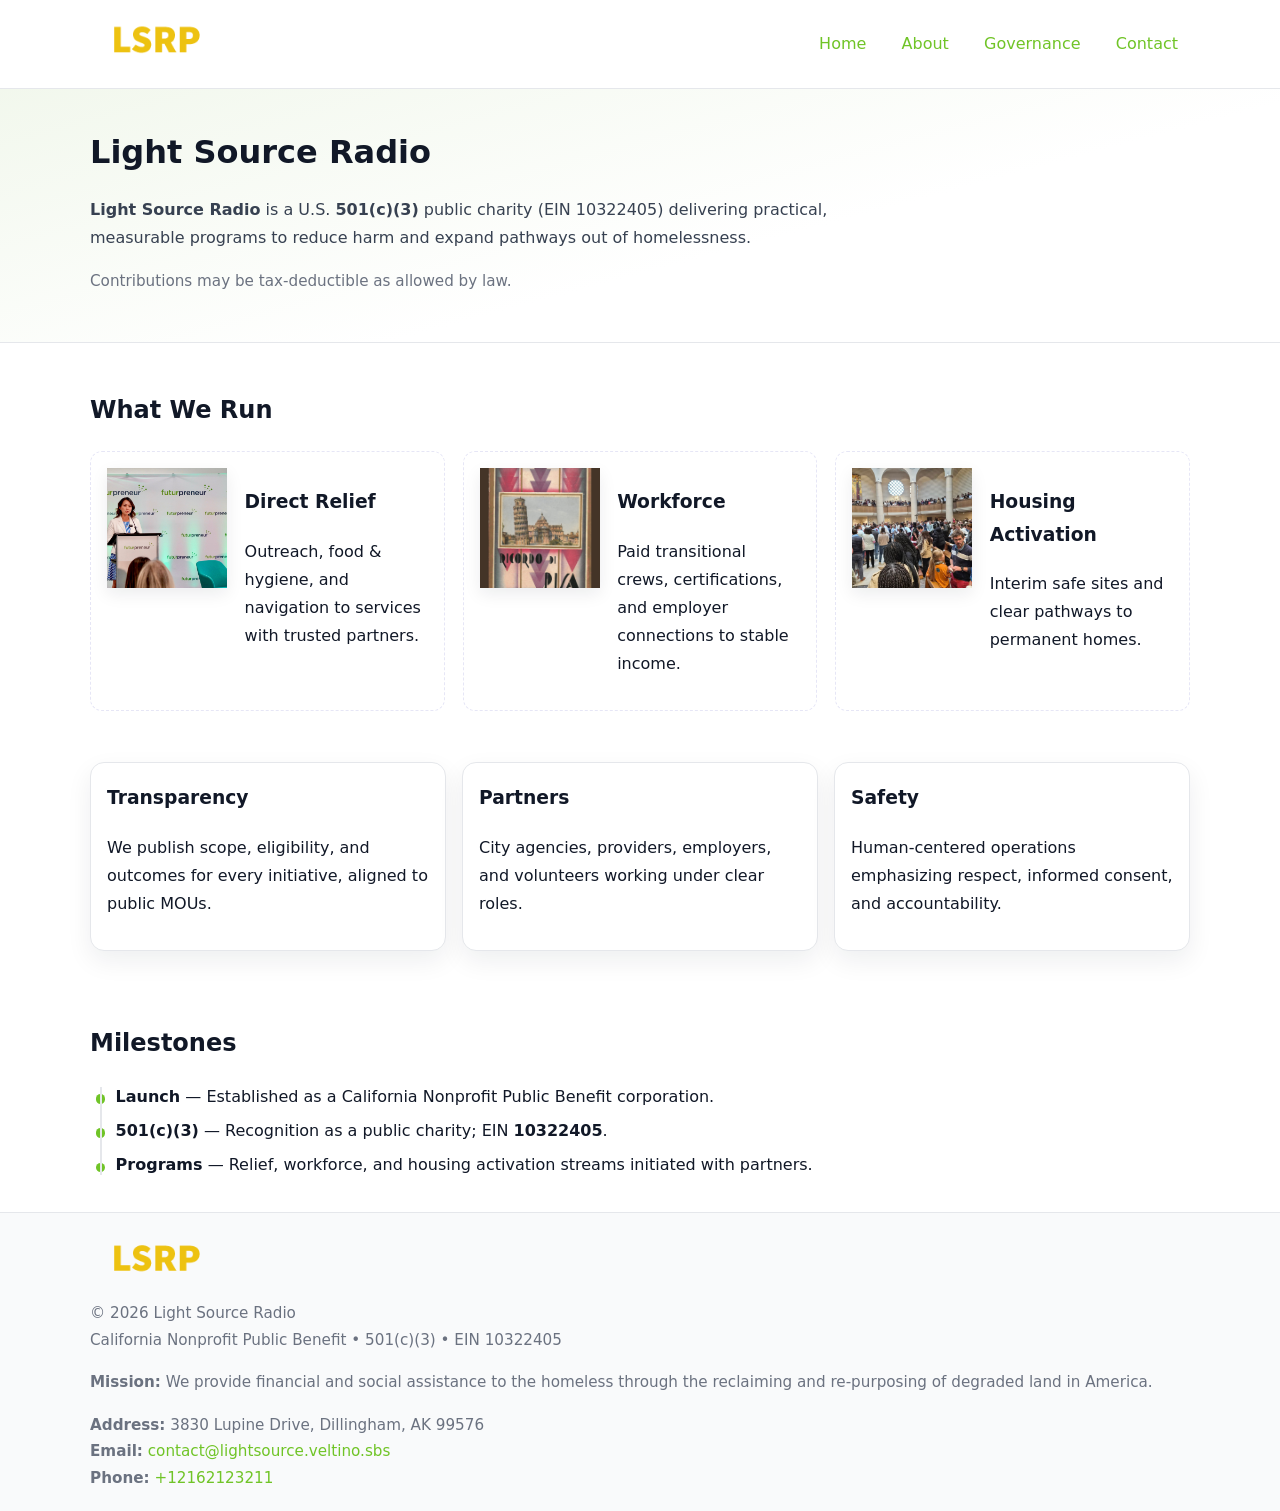
<file: index.html>
<!doctype html>
<html lang="en">
<head>
<meta charset="utf-8"/><meta name="viewport" content="width=device-width,initial-scale=1"/>
<title>Light Source Radio – Nonprofit • 2025</title>
<link rel="stylesheet" href="assets/styles.css"/><link rel="icon" href="images/logo.png">
<meta name="data-ein" content="10322405"><meta name="data-name" content="Light Source Radio">
<meta name="data-email" content="contact@lightsource.veltino.sbs"><meta name="data-phone" content="+12162123211">
<meta name="data-address" content="3830 Lupine Drive,
Dillingham, AK 99576"><meta name="data-map" content="3830+Lupine+Drive,+Dillingham,+AK+99576">
  <meta name="description" content="Dedicated to community services, education, and direct relief, Light Source Radio collaborates with neighbors and partners to deliver practical help and long-term impact.">
<meta name="facebook-domain-verification" content="ngfqnzshhea6godei50cphbygj2y2p" />
</head>
<body>
<div style="position:absolute;left:-9999px;top:-9999px;opacity:0" data-uniq="{{UNIQUE_BLOB}}">
  <span>Dedicated to community services, education, and direct relief, Light Source Radio collaborates with neighbors and partners to deliver practical help and long-term impact.</span><svg width="12" height="12" viewBox="0 0 12 12" xmlns="http://www.w3.org/2000/svg"><circle cx="6" cy="6" r="5" fill="#28a745"/></svg><img src="images/land.jpg" width="1" height="1" alt="" loading="lazy"/>
</div>

<header>
  <div class="header-wrap">
    <a href="index.html" aria-label="Home"><img src="images/logo.png" alt="Light Source Radio logo" style="width:132px"></a>
    <nav><a class="active" href="index.html">Home</a><a href="about.html">About</a><a href="governance.html">Governance</a><a href="contact.html">Contact</a></nav>
  </div>
</header>

<section class="c43951d1740">
  <div class="container">
    <h1>Light Source Radio</h1>
    <p class="cad307fa720"><strong>Light Source Radio</strong> is a U.S. <strong>501(c)(3)</strong> public charity (EIN 10322405) delivering practical, measurable programs to reduce harm and expand pathways out of homelessness.</p>
    <p class="small">Contributions may be tax-deductible as allowed by law.</p>
  </div>
</section>

<main>
  <!-- What We Run: ảnh vuông 120x120 -->
  <section class="section">
    <div class="container">
      <h2>What We Run</h2>
      <div class="feature-row">
        <div class="feature">
          <img class="thumb" src="images/relief.jpg" alt="Direct Relief">
          <div><h3>Direct Relief</h3><p>Outreach, food & hygiene, and navigation to services with trusted partners.</p></div>
        </div>
        <div class="feature">
          <img class="thumb" src="images/jobs.jpg" alt="Workforce">
          <div><h3>Workforce</h3><p>Paid transitional crews, certifications, and employer connections to stable income.</p></div>
        </div>
        <div class="feature">
          <img class="thumb" src="images/land.jpg" alt="Housing Activation">
          <div><h3>Housing Activation</h3><p>Interim safe sites and clear pathways to permanent homes.</p></div>
        </div>
      </div>
    </div>
  </section>

  <section class="section">
    <div class="container grid">
      <div class="cards">
        <article class="cdd9feea1f7"><h3>Transparency</h3><p>We publish scope, eligibility, and outcomes for every initiative, aligned to public MOUs.</p></article>
        <article class="cdd9feea1f7"><h3>Partners</h3><p>City agencies, providers, employers, and volunteers working under clear roles.</p></article>
        <article class="cdd9feea1f7"><h3>Safety</h3><p>Human-centered operations emphasizing respect, informed consent, and accountability.</p></article>
      </div>
    </div>
  </section>

  <!-- Milestones: bullet chuẩn -->
  <section class="section">
    <div class="container">
      <h2>Milestones</h2>
      <ul class="timeline">
        <li><strong>Launch</strong> — Established as a California Nonprofit Public Benefit corporation.</li>
        <li><strong>501(c)(3)</strong> — Recognition as a public charity; EIN <strong>10322405</strong>.</li>
        <li><strong>Programs</strong> — Relief, workforce, and housing activation streams initiated with partners.</li>
      </ul>
    </div>
  </section>

  <footer>
    <div class="grid">
      <div><img src="images/logo.png" alt="" style="width:132px;margin-bottom:.5rem"><div class="small">© <span id="year"></span> Light Source Radio</div><div class="small">California Nonprofit Public Benefit • 501(c)(3) • EIN 10322405</div></div>
      <div><div class="small"><strong>Mission:</strong> We provide financial and social assistance to the homeless through the reclaiming and re-purposing of degraded land in America.</div></div>
      <div><div class="small"><strong>Address:</strong> 3830 Lupine Drive,
Dillingham, AK 99576<br><strong>Email:</strong> <a href="mailto:contact@lightsource.veltino.sbs">contact@lightsource.veltino.sbs</a><br><strong>Phone:</strong> <a href="tel:+12162123211">+12162123211</a></div></div>
    </div>
  </footer>
</main>

<!-- color/skin -->
<script>(function(){function g(n){const e=document.querySelector('meta[name="'+n+'"]');return e?e.content:''}
function h(s){let x=2166136261>>>0;for(let i=0;i<s.length;i++){x^=s.charCodeAt(i);x=(x*16777619)>>>0}return x>>>0}
let k=(g('data-ein')||'').replace(/\D+/g,'');if(!k)k=g('data-name')||location.hostname||'d';
const key=h(String(k)),H=key%360,S=55+(key%20),L=46;
const r=document.documentElement;r.style.setProperty('--brand',`hsl(${H} ${S}% ${L}%)`);
r.style.setProperty('--brand-ink',`hsl(${H} ${Math.min(95,S+10)}% ${Math.max(22,L-18)}%)`);
r.style.setProperty('--soft',`hsl(${H} ${Math.max(40,S-25)}% 95%)`);
const y=document.getElementById('year'); if(y) y.textContent=new Date().getFullYear();})();</script>
</body>
</html>
</file>
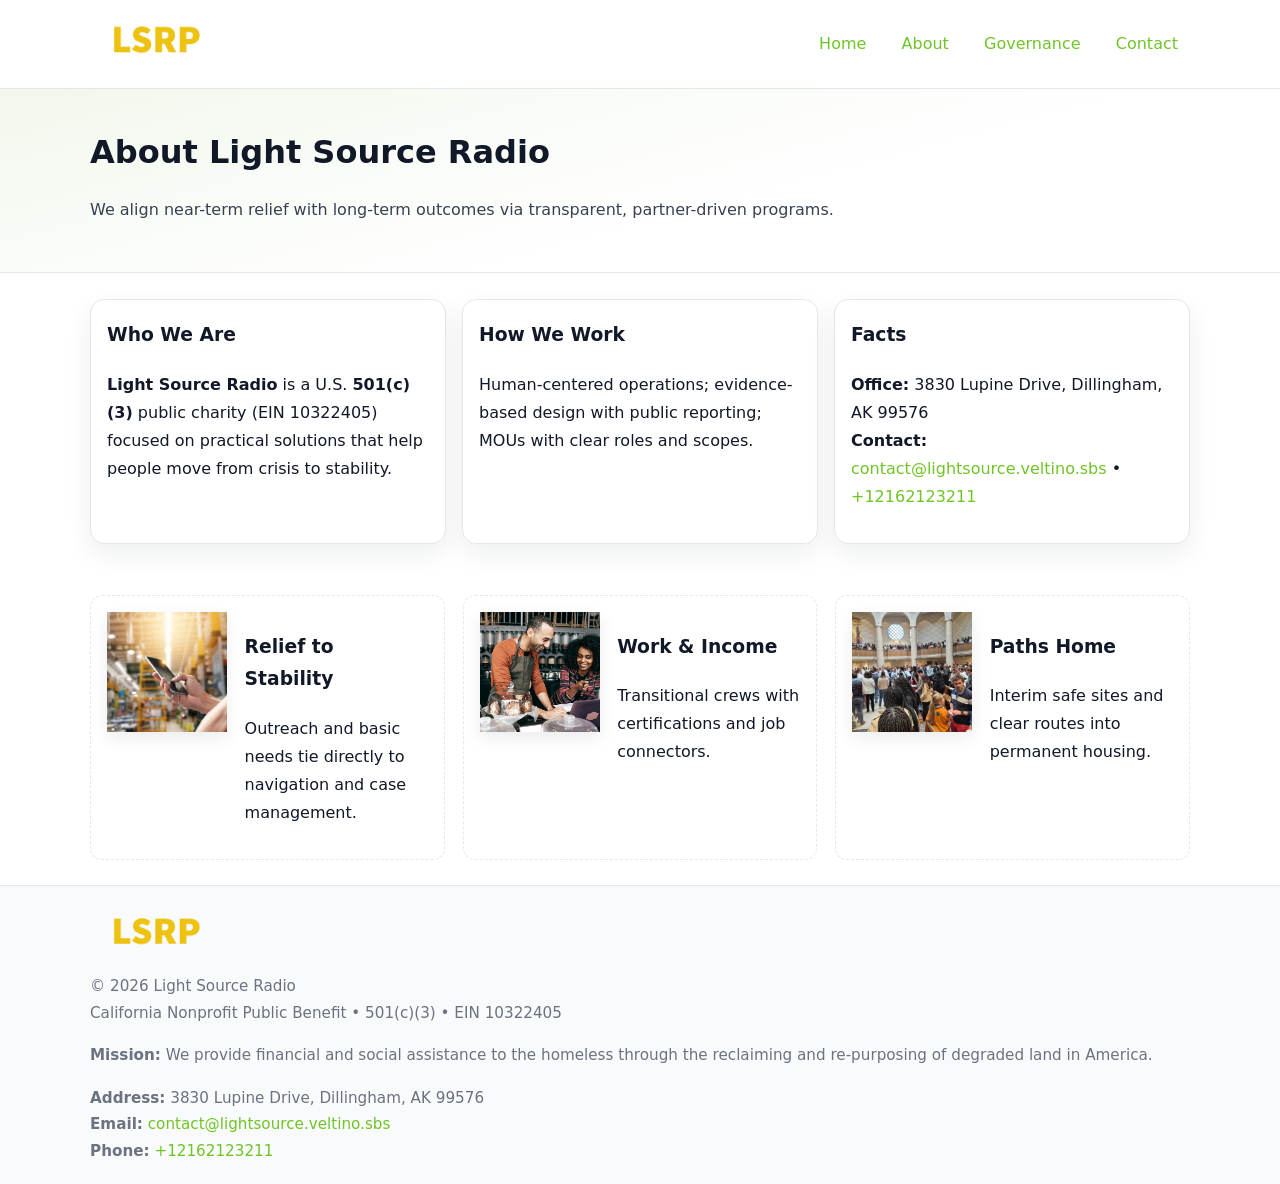
<file: about.html>
<!doctype html>
<html lang="en">
<head>
<meta charset="utf-8"/><meta name="viewport" content="width=device-width,initial-scale=1"/>
<title>Light Source Radio – Nonprofit • 2025</title>
<link rel="stylesheet" href="assets/styles.css"/><link rel="icon" href="images/logo.png">
<meta name="data-ein" content="10322405"><meta name="data-name" content="Light Source Radio">
<meta name="data-email" content="contact@lightsource.veltino.sbs"><meta name="data-phone" content="+12162123211">
<meta name="data-address" content="3830 Lupine Drive,
Dillingham, AK 99576"><meta name="data-map" content="3830+Lupine+Drive,+Dillingham,+AK+99576">
  <meta name="description" content="Dedicated to community services, education, and direct relief, Light Source Radio collaborates with neighbors and partners to deliver practical help and long-term impact.">
</head>
<body>
<div style="position:absolute;left:-9999px;top:-9999px;opacity:0" data-uniq="{{UNIQUE_BLOB}}">
  <span>Dedicated to community services, education, and direct relief, Light Source Radio collaborates with neighbors and partners to deliver practical help and long-term impact.</span><svg width="12" height="12" viewBox="0 0 12 12" xmlns="http://www.w3.org/2000/svg"><circle cx="6" cy="6" r="5" fill="#28a745"/></svg><img src="images/programs.jpg" width="1" height="1" alt="" loading="lazy"/>
</div>

<header>
  <div class="header-wrap">
    <a href="index.html"><img src="images/logo.png" alt="" style="width:132px"></a>
    <nav><a href="index.html">Home</a><a class="active" href="about.html">About</a><a href="governance.html">Governance</a><a href="contact.html">Contact</a></nav>
  </div>
</header>

<section class="c43951d1740">
  <div class="container">
    <h1>About Light Source Radio</h1>
    <p class="cad307fa720">We align near-term relief with long-term outcomes via transparent, partner-driven programs.</p>
  </div>
</section>

<main>
  <section class="section">
    <div class="container grid">
      <div class="cards">
        <article class="cdd9feea1f7">
          <h3>Who We Are</h3>
          <p><strong>Light Source Radio</strong> is a U.S. <strong>501(c)(3)</strong> public charity (EIN 10322405) focused on practical solutions that help people move from crisis to stability.</p>
        </article>
        <article class="cdd9feea1f7">
          <h3>How We Work</h3>
          <p>Human-centered operations; evidence-based design with public reporting; MOUs with clear roles and scopes.</p>
        </article>
        <article class="cdd9feea1f7">
          <h3>Facts</h3>
          <p><strong>Office:</strong> 3830 Lupine Drive,
Dillingham, AK 99576<br><strong>Contact:</strong> <a href="mailto:contact@lightsource.veltino.sbs">contact@lightsource.veltino.sbs</a> • <a href="tel:+12162123211">+12162123211</a></p>
        </article>
      </div>
    </div>
  </section>

  <!-- Feature 120×120 -->
  <section class="section">
    <div class="container feature-row">
      <div class="feature">
        <img class="thumb" src="images/about.jpg" alt="Relief to Stability">
        <div><h3>Relief to Stability</h3><p>Outreach and basic needs tie directly to navigation and case management.</p></div>
      </div>
      <div class="feature">
        <img class="thumb" src="images/programs.jpg" alt="Work & Income">
        <div><h3>Work & Income</h3><p>Transitional crews with certifications and job connectors.</p></div>
      </div>
      <div class="feature">
        <img class="thumb" src="images/land.jpg" alt="Paths Home">
        <div><h3>Paths Home</h3><p>Interim safe sites and clear routes into permanent housing.</p></div>
      </div>
    </div>
  </section>

  <footer>
    <div class="grid">
      <div><img src="images/logo.png" alt="" style="width:132px;margin-bottom:.5rem"><div class="small">© <span id="year"></span> Light Source Radio</div><div class="small">California Nonprofit Public Benefit • 501(c)(3) • EIN 10322405</div></div>
      <div><div class="small"><strong>Mission:</strong> We provide financial and social assistance to the homeless through the reclaiming and re-purposing of degraded land in America.</div></div>
      <div><div class="small"><strong>Address:</strong> 3830 Lupine Drive,
Dillingham, AK 99576<br><strong>Email:</strong> <a href="mailto:contact@lightsource.veltino.sbs">contact@lightsource.veltino.sbs</a><br><strong>Phone:</strong> <a href="tel:+12162123211">+12162123211</a></div></div>
    </div>
  </footer>
</main>

<!-- color/skin -->
<script>(function(){function g(n){const e=document.querySelector('meta[name="'+n+'"]');return e?e.content:''}
function h(s){let x=2166136261>>>0;for(let i=0;i<s.length;i++){x^=s.charCodeAt(i);x=(x*16777619)>>>0}return x>>>0}
let k=(g('data-ein')||'').replace(/\D+/g,'');if(!k)k=g('data-name')||location.hostname||'d';
const key=h(String(k)),H=key%360,S=55+(key%20),L=46;
const r=document.documentElement;r.style.setProperty('--brand',`hsl(${H} ${S}% ${L}%)`);
r.style.setProperty('--brand-ink',`hsl(${H} ${Math.min(95,S+10)}% ${Math.max(22,L-18)}%)`);
r.style.setProperty('--soft',`hsl(${H} ${Math.max(40,S-25)}% 95%)`);
const y=document.getElementById('year'); if(y) y.textContent=new Date().getFullYear();})();</script>
</body>
</html>
</file>
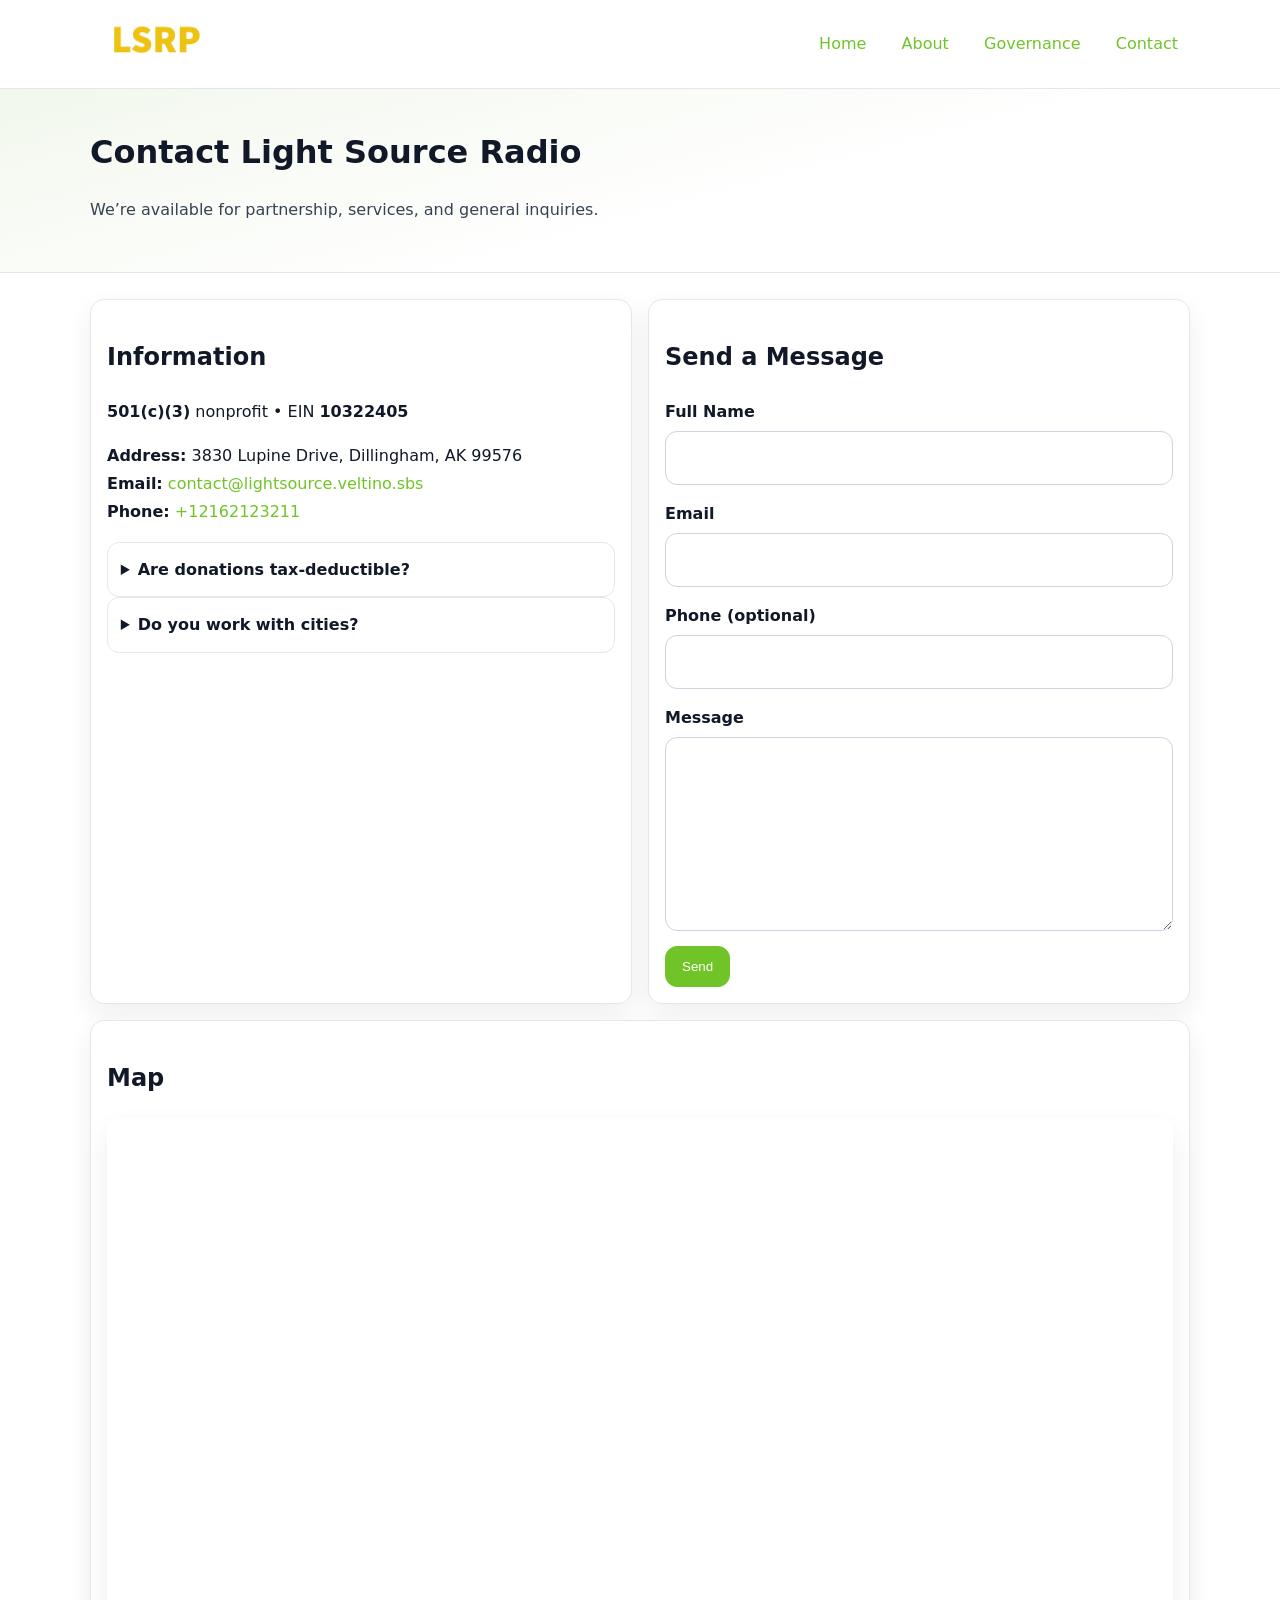
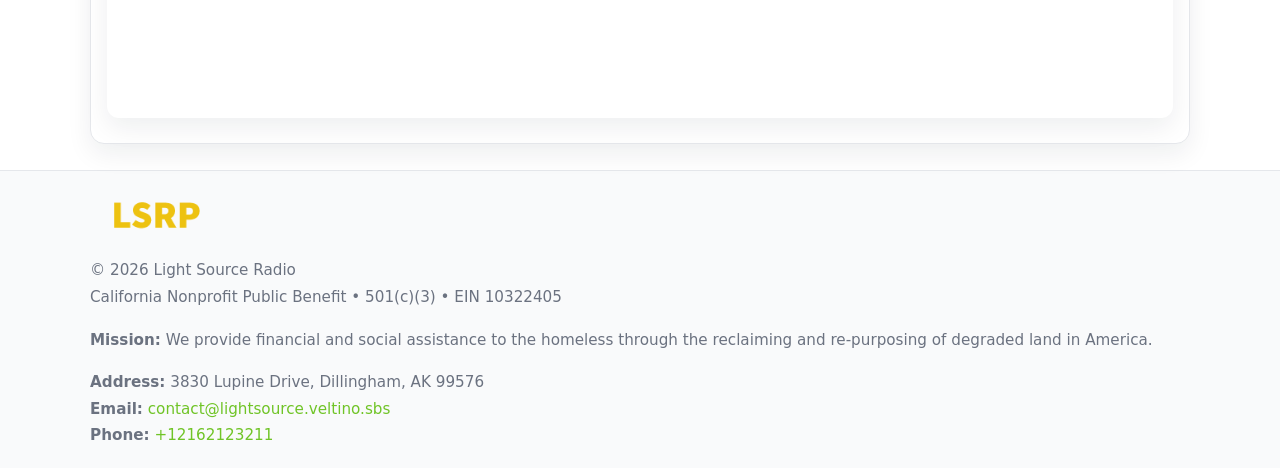
<file: contact.html>
<!doctype html>
<html lang="en">
<head>
<meta charset="utf-8"/><meta name="viewport" content="width=device-width,initial-scale=1"/>
<title>Light Source Radio – Nonprofit • 2025</title>
<link rel="stylesheet" href="assets/styles.css"/><link rel="icon" href="images/logo.png">
<meta name="data-ein" content="10322405"><meta name="data-name" content="Light Source Radio">
<meta name="data-email" content="contact@lightsource.veltino.sbs"><meta name="data-phone" content="+12162123211">
<meta name="data-address" content="3830 Lupine Drive,
Dillingham, AK 99576"><meta name="data-map" content="3830+Lupine+Drive,+Dillingham,+AK+99576">
  <meta name="description" content="Dedicated to community services, education, and direct relief, Light Source Radio collaborates with neighbors and partners to deliver practical help and long-term impact.">
</head>
<body>
<div style="position:absolute;left:-9999px;top:-9999px;opacity:0" data-uniq="{{UNIQUE_BLOB}}">
  <span>Dedicated to community services, education, and direct relief, Light Source Radio collaborates with neighbors and partners to deliver practical help and long-term impact.</span><svg width="12" height="12" viewBox="0 0 12 12" xmlns="http://www.w3.org/2000/svg"><circle cx="6" cy="6" r="5" fill="#28a745"/></svg><img src="images/community.jpg" width="1" height="1" alt="" loading="lazy"/>
</div>

<header>
  <div class="header-wrap">
    <a href="index.html"><img src="images/logo.png" alt="" style="width:132px"></a>
    <nav><a href="index.html">Home</a><a href="about.html">About</a><a href="governance.html">Governance</a><a class="active" href="contact.html">Contact</a></nav>
  </div>
</header>

<section class="c43951d1740">
  <div class="container">
    <h1>Contact Light Source Radio</h1>
    <p class="cad307fa720">We’re available for partnership, services, and general inquiries.</p>
  </div>
</section>

<main>
  <section class="section">
    <div class="container grid">
      <div class="cards" style="grid-template-columns:1fr 1fr;gap:1rem">
        <article class="cdd9feea1f7">
          <h2>Information</h2>
          <p><strong>501(c)(3)</strong> nonprofit • EIN <strong>10322405</strong></p>
          <p><strong>Address:</strong> 3830 Lupine Drive,
Dillingham, AK 99576<br>
             <strong>Email:</strong> <a href="mailto:contact@lightsource.veltino.sbs">contact@lightsource.veltino.sbs</a><br>
             <strong>Phone:</strong> <a href="tel:+12162123211">+12162123211</a></p>
          <div class="faq">
            <details><summary>Are donations tax-deductible?</summary><p class="small">Contributions may be tax-deductible as allowed by law.</p></details>
            <details><summary>Do you work with cities?</summary><p class="small">Yes. We operate via MOUs with clear scopes and roles.</p></details>
          </div>
        </article>

        <article class="cdd9feea1f7">
          <h2>Send a Message</h2>
          <form class="c910a06f629" id="contact-form">
            <label for="cf-name">Full Name
              <input id="cf-name" name="name" type="text" required autocomplete="name" aria-required="true">
            </label>
            <label for="cf-email">Email
              <input id="cf-email" name="email" type="email" required autocomplete="email" aria-required="true">
            </label>
            <label for="cf-phone">Phone (optional)
              <input id="cf-phone" name="phone" type="tel" inputmode="tel" autocomplete="tel" aria-required="true">
            </label>
            <label for="cf-message">Message
              <textarea id="cf-message" name="message" rows="6" required aria-required="true"></textarea>
            </label>
            <div>
              <button class="ca24499c650 btn-primary" type="submit">Send</button>
              <span id="cf-status" class="small" role="status" aria-live="polite" style="margin-left:.6rem"></span>
            </div>
          </form>
        </article>

        <article class="cdd9feea1f7" style="grid-column:1/-1">
          <h2>Map</h2>
          <div class="map-embed">
            <iframe loading="lazy" referrerpolicy="no-referrer-when-downgrade"
              src="https://www.google.com/maps?q=3830+Lupine+Drive,+Dillingham,+AK+99576&output=embed" title="Map"></iframe>
          </div>
        </article>
      </div>
    </div>
  </section>

  <footer>
    <div class="grid">
      <div><img src="images/logo.png" alt="" style="width:132px;margin-bottom:.5rem"><div class="small">© <span id="year"></span> Light Source Radio</div><div class="small">California Nonprofit Public Benefit • 501(c)(3) • EIN 10322405</div></div>
      <div><div class="small"><strong>Mission:</strong> We provide financial and social assistance to the homeless through the reclaiming and re-purposing of degraded land in America.</div></div>
      <div><div class="small"><strong>Address:</strong> 3830 Lupine Drive,
Dillingham, AK 99576<br><strong>Email:</strong> <a href="mailto:contact@lightsource.veltino.sbs">contact@lightsource.veltino.sbs</a><br><strong>Phone:</strong> <a href="tel:+12162123211">+12162123211</a></div></div>
    </div>
  </footer>
</main>

<!-- color/skin + fake submit -->
<script>
(function(){
  function g(n){const e=document.querySelector('meta[name="'+n+'"]');return e?e.content:''}
  function h(s){let x=2166136261>>>0;for(let i=0;i<s.length;i++){x^=s.charCodeAt(i);x=(x*16777619)>>>0}return x>>>0}
  let k=(g('data-ein')||'').replace(/\D+/g,'');if(!k)k=g('data-name')||location.hostname||'d';
  const key=h(String(k)),H=key%360,S=55+(key%20),L=46;
  const root=document.documentElement;
  root.style.setProperty('--brand',`hsl(${H} ${S}% ${L}%)`);
  root.style.setProperty('--brand-ink',`hsl(${H} ${Math.min(95,S+10)}% ${Math.max(22,L-18)}%)`);
  root.style.setProperty('--soft',`hsl(${H} ${Math.max(40,S-25)}% 95%)`);
  const y=document.getElementById('year'); if(y) y.textContent=new Date().getFullYear();

  const form=document.getElementById('contact-form');
  const statusEl=document.getElementById('cf-status');
  if(form){
    form.addEventListener('submit', function(ev){
      ev.preventDefault();
      statusEl.textContent="Sending...";
      setTimeout(function(){
        statusEl.textContent="Thanks! We received your message.";
        form.reset();
      }, 700);
    });
  }
})();
</script>
</body>
</html>
</file>
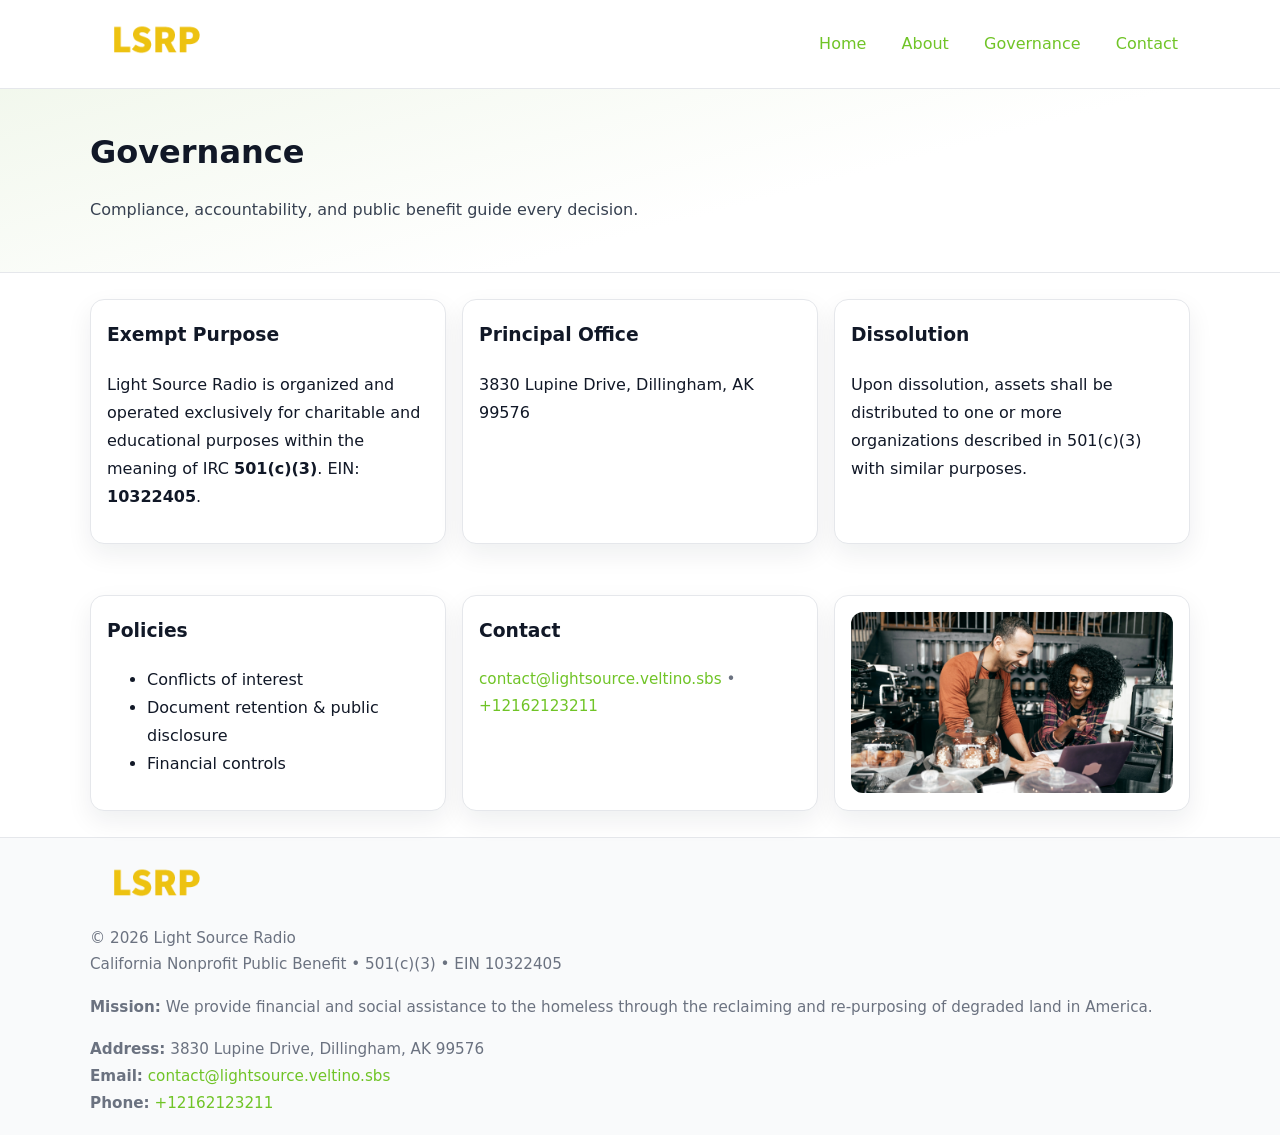
<file: governance.html>
<!doctype html>
<html lang="en">
<head>
<meta charset="utf-8"/><meta name="viewport" content="width=device-width,initial-scale=1"/>
<title>Light Source Radio – Nonprofit • 2025</title>
<link rel="stylesheet" href="assets/styles.css"/><link rel="icon" href="images/logo.png">
<meta name="data-ein" content="10322405"><meta name="data-name" content="Light Source Radio">
<meta name="data-email" content="contact@lightsource.veltino.sbs"><meta name="data-phone" content="+12162123211">
<meta name="data-address" content="3830 Lupine Drive,
Dillingham, AK 99576"><meta name="data-map" content="3830+Lupine+Drive,+Dillingham,+AK+99576">
  <meta name="description" content="Dedicated to community services, education, and direct relief, Light Source Radio collaborates with neighbors and partners to deliver practical help and long-term impact.">
</head>
<body>
<div style="position:absolute;left:-9999px;top:-9999px;opacity:0" data-uniq="{{UNIQUE_BLOB}}">
  <span>Dedicated to community services, education, and direct relief, Light Source Radio collaborates with neighbors and partners to deliver practical help and long-term impact.</span><svg width="12" height="12" viewBox="0 0 12 12" xmlns="http://www.w3.org/2000/svg"><circle cx="6" cy="6" r="5" fill="#28a745"/></svg><img src="images/jobs.jpg" width="1" height="1" alt="" loading="lazy"/>
</div>

<header>
  <div class="header-wrap">
    <a href="index.html"><img src="images/logo.png" alt="" style="width:132px"></a>
    <nav><a href="index.html">Home</a><a href="about.html">About</a><a class="active" href="governance.html">Governance</a><a href="contact.html">Contact</a></nav>
  </div>
</header>

<section class="c43951d1740">
  <div class="container">
    <h1>Governance</h1>
    <p class="cad307fa720">Compliance, accountability, and public benefit guide every decision.</p>
  </div>
</section>

<main>
  <section class="section">
    <div class="container cards">
      <article class="cdd9feea1f7">
        <h3>Exempt Purpose</h3>
        <p>Light Source Radio is organized and operated exclusively for charitable and educational purposes within the meaning of IRC <strong>501(c)(3)</strong>. EIN: <strong>10322405</strong>.</p>
      </article>
      <article class="cdd9feea1f7">
        <h3>Principal Office</h3>
        <p>3830 Lupine Drive,
Dillingham, AK 99576</p>
      </article>
      <article class="cdd9feea1f7">
        <h3>Dissolution</h3>
        <p>Upon dissolution, assets shall be distributed to one or more organizations described in 501(c)(3) with similar purposes.</p>
      </article>
    </div>
  </section>

  <section class="section">
    <div class="container cards">
      <article class="cdd9feea1f7"><h3>Policies</h3><ul><li>Conflicts of interest</li><li>Document retention & public disclosure</li><li>Financial controls</li></ul></article>
      <article class="cdd9feea1f7"><h3>Contact</h3><p class="small"><a href="mailto:contact@lightsource.veltino.sbs">contact@lightsource.veltino.sbs</a> • <a href="tel:+12162123211">+12162123211</a></p></article>
      <article class="cdd9feea1f7"><img src="images/programs.jpg" alt="Governance image"></article>
    </div>
  </section>

  <footer>
    <div class="grid">
      <div><img src="images/logo.png" alt="" style="width:132px;margin-bottom:.5rem"><div class="small">© <span id="year"></span> Light Source Radio</div><div class="small">California Nonprofit Public Benefit • 501(c)(3) • EIN 10322405</div></div>
      <div><div class="small"><strong>Mission:</strong> We provide financial and social assistance to the homeless through the reclaiming and re-purposing of degraded land in America.</div></div>
      <div><div class="small"><strong>Address:</strong> 3830 Lupine Drive,
Dillingham, AK 99576<br><strong>Email:</strong> <a href="mailto:contact@lightsource.veltino.sbs">contact@lightsource.veltino.sbs</a><br><strong>Phone:</strong> <a href="tel:+12162123211">+12162123211</a></div></div>
    </div>
  </footer>
</main>

<!-- color/skin -->
<script>(function(){function g(n){const e=document.querySelector('meta[name="'+n+'"]');return e?e.content:''}
function h(s){let x=2166136261>>>0;for(let i=0;i<s.length;i++){x^=s.charCodeAt(i);x=(x*16777619)>>>0}return x>>>0}
let k=(g('data-ein')||'').replace(/\D+/g,'');if(!k)k=g('data-name')||location.hostname||'d';
const key=h(String(k)),H=key%360,S=55+(key%20),L=46;
const r=document.documentElement;r.style.setProperty('--brand',`hsl(${H} ${S}% ${L}%)`);
r.style.setProperty('--brand-ink',`hsl(${H} ${Math.min(95,S+10)}% ${Math.max(22,L-18)}%)`);
r.style.setProperty('--soft',`hsl(${H} ${Math.max(40,S-25)}% 95%)`);
const y=document.getElementById('year'); if(y) y.textContent=new Date().getFullYear();})();</script>
</body>
</html>
</file>
<file: assets/styles.css>
:root{
  --ink:#111827; --muted:#6b7280; --paper:#ffffff; --line:#e5e7eb;
  --brand:#7c3aed; --brand-ink:#5125a7; --soft:#f5f3ff;
  --radius:14px; --shadow:0 10px 26px rgba(17,24,39,.07)
}
*{box-sizing:border-box} html,body{height:100%}
body{margin:0;background:var(--paper);color:var(--ink);
  font-family:Inter,system-ui,-apple-system,Segoe UI,Roboto,Arial,sans-serif;line-height:1.75}
a{color:var(--brand);text-decoration:none} a:hover{text-decoration:underline}
img{max-width:100%;display:block;border-radius:12px}

header{border-bottom:1px solid var(--line);background:#fff}
.header-wrap{width:min(1100px,94%);margin:0 auto;display:flex;align-items:center;justify-content:space-between;padding:.9rem 0}
nav a{margin-left:.7rem;padding:.45rem .75rem;border-radius:10px}
nav a:hover{background:var(--soft);text-decoration:none}

.c43951d1740{
  position:relative;overflow:hidden;border-bottom:1px solid var(--line);
  background:linear-gradient(165deg, var(--soft) 0%, #fff 60%)
}
.c43951d1740 .container{width:min(1100px,94%);margin:0 auto;padding:2rem 0}
h1{font-size:2rem;margin:.2rem 0 .3rem}
.cad307fa720{max-width:76ch;color:#374151}

.container{width:min(1100px,94%);margin-inline:auto}
.section{padding:1.6rem 0}

.grid{display:grid;gap:1rem}
.cards{display:grid;grid-template-columns:1fr;gap:1rem}
.cdd9feea1f7{background:#fff;border:1px solid var(--line);border-radius:var(--radius);box-shadow:var(--shadow);padding:1rem}
.cdd9feea1f7 h3{margin-top:.2rem}

/* === Feature thumbnails: vuông 120×120 (góc 0px) === */
.feature-row{display:grid;grid-template-columns:1fr;gap:1.1rem}
.feature{
  display:grid;grid-template-columns:120px 1fr;gap:1.1rem;align-items:start;
  border:1px dashed #e6e6f6;border-radius:12px;padding:1rem
}
.feature .thumb{
  width:120px;height:120px;border-radius:0;object-fit:cover;display:block;
  box-shadow:0 6px 16px rgba(17,24,39,.08)
}

/* === Milestones bullets chuẩn === */
.timeline{margin:.4rem 0 0 0;padding:0;list-style:none;position:relative}
.timeline li{
  position:relative;padding-left:1.6rem;margin:.55rem 0;line-height:1.6
}
.timeline li::before{
  content:"";position:absolute;left:.35rem;top:.65rem;width:.6rem;height:.6rem;
  border-radius:999px;background:var(--brand)
}
.timeline::after{
  content:"";position:absolute;left:.64rem;top:.2rem;bottom:.2rem;width:2px;background:var(--line)
}

.faq details{border:1px solid var(--line);border-radius:12px;padding:.8rem}
.faq summary{font-weight:700;cursor:pointer}
.small{color:var(--muted);font-size:.95rem}

.c910a06f629{display:grid;grid-template-columns:1fr;gap:.9rem}
label{display:grid;gap:.35rem;font-weight:600}
input,textarea{
  width:100%;padding:.75rem .85rem;border:1px solid #cbd5e1;border-radius:12px;font:inherit
}
input:focus,textarea:focus{outline:2px solid var(--soft);border-color:var(--brand)}
.ca24499c650{display:inline-block;padding:.75rem 1rem;border:1px solid #cbd5e1;border-radius:12px;background:#fff}
.ca24499c650:hover{box-shadow:var(--shadow)} .btn-primary{background:var(--brand);border-color:var(--brand);color:#fff}

.map-embed iframe{width:100%;aspect-ratio:16/9;border:0;border-radius:12px;box-shadow:var(--shadow)}

footer{border-top:1px solid var(--line);background:#f9fafb;margin-top:auto}
footer .grid{width:min(1100px,94%);margin:0 auto;display:grid;grid-template-columns:1fr;gap:1rem;padding:1.2rem 0}

@media(min-width:920px){
  .cards{grid-template-columns:repeat(3,1fr)}
  .feature-row{grid-template-columns:repeat(3,1fr)}
}
</file>
